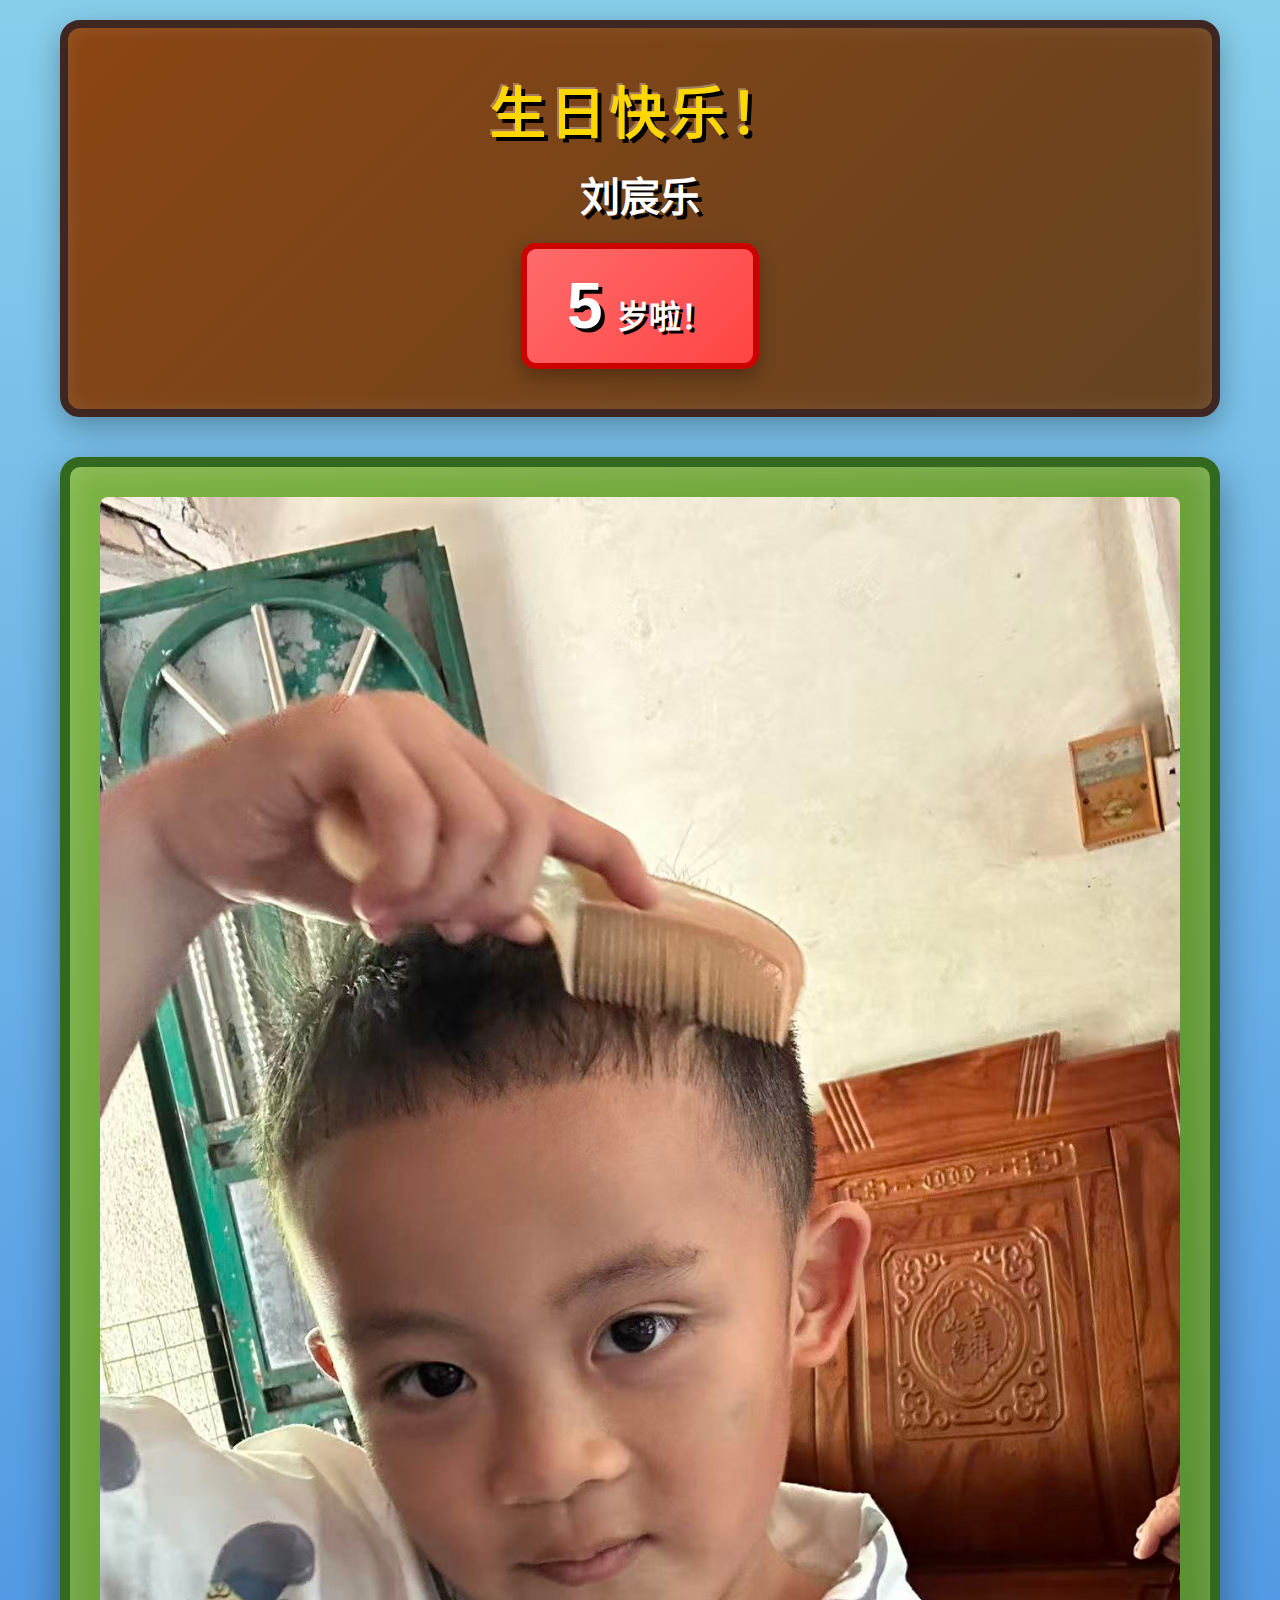
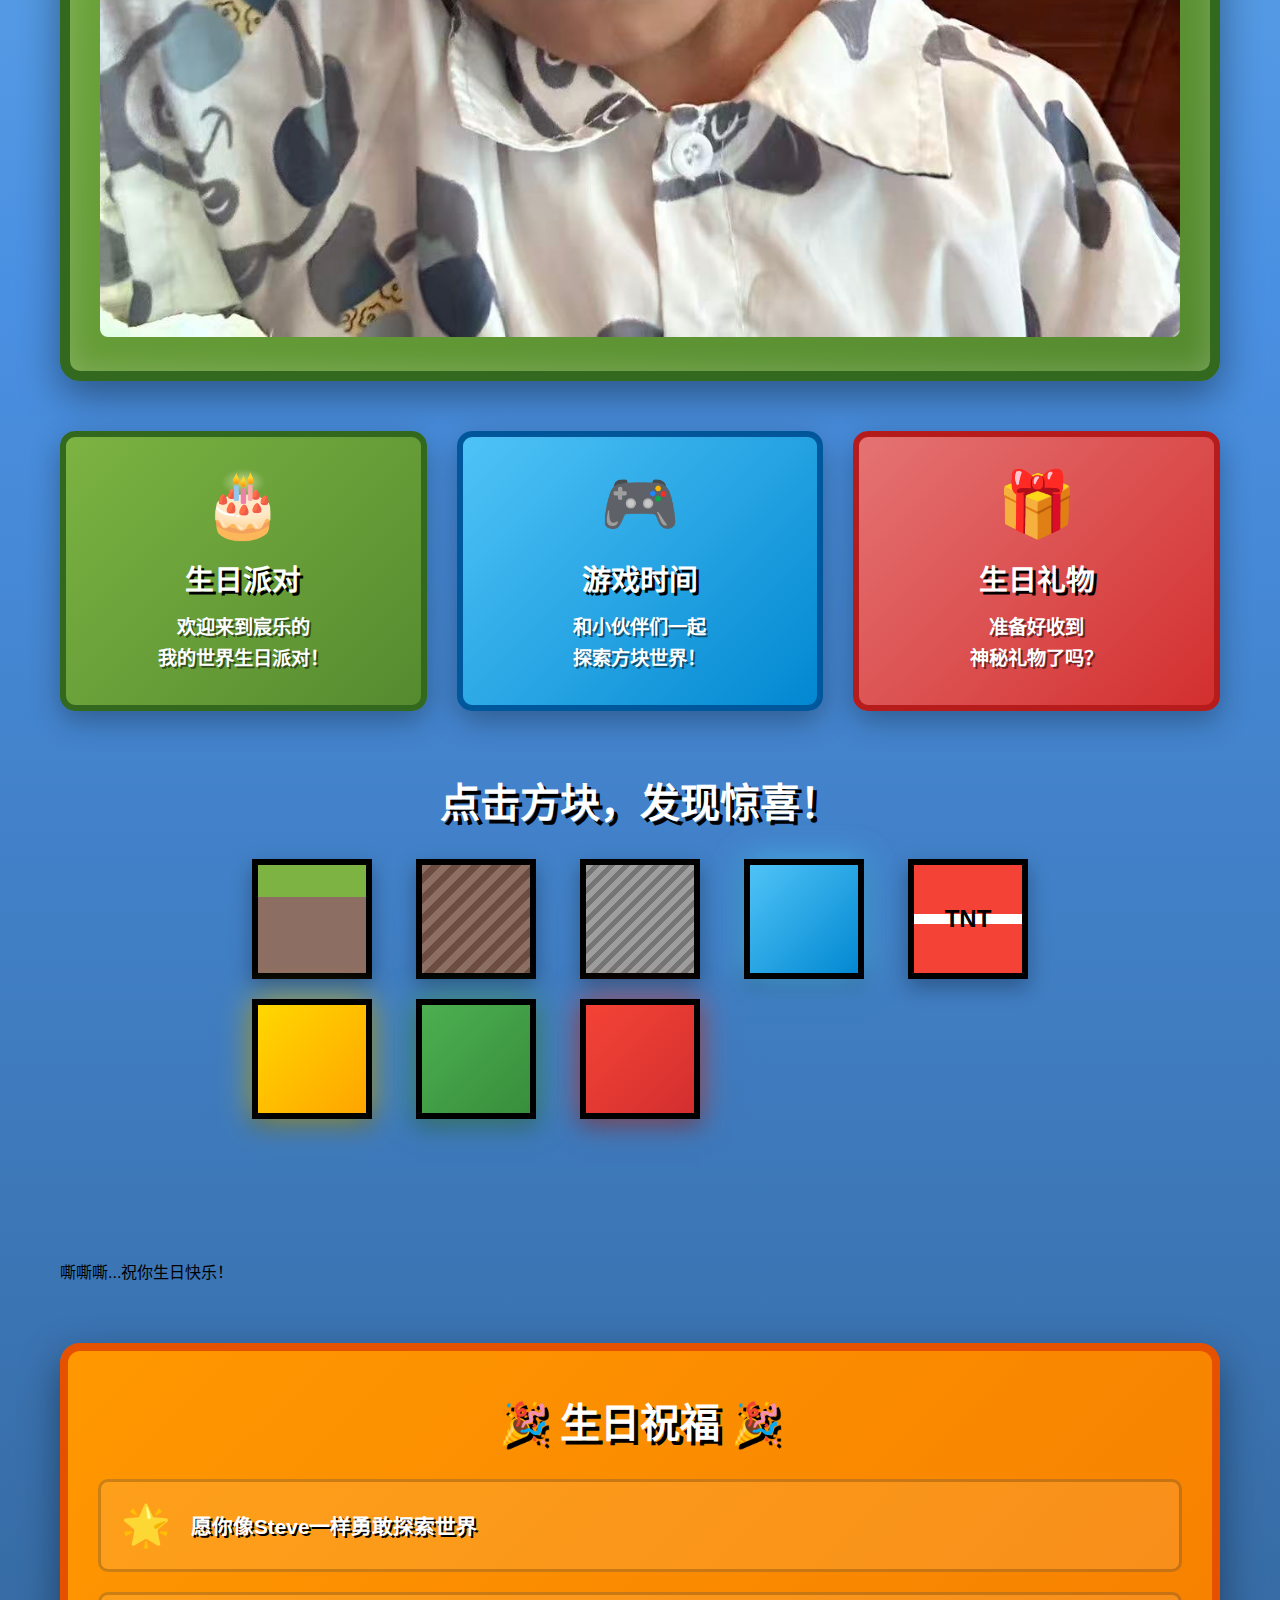
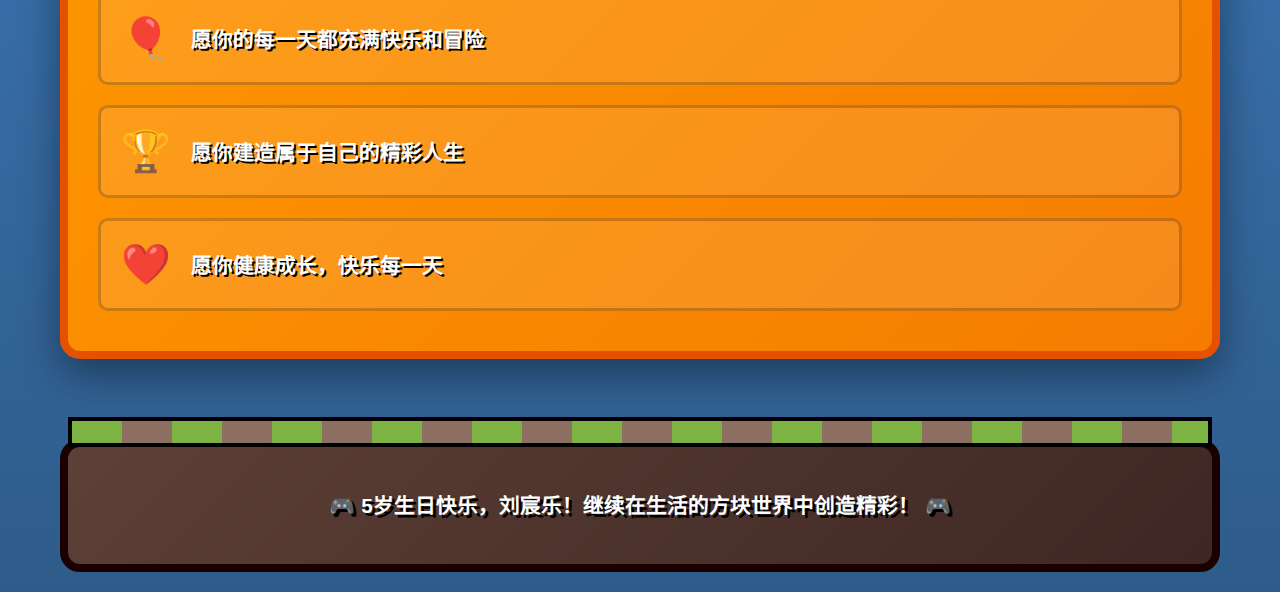
<file: index.html>
<!DOCTYPE html>
<html lang="zh-CN">
<head>
    <meta charset="UTF-8">
    <meta name="viewport" content="width=device-width, initial-scale=1.0">
    <title>刘宸乐5岁生日快乐 - 我的世界</title>
    <link rel="stylesheet" href="style.css">
</head>
<body>
    <!-- 背景方块动画 -->
    <div class="floating-blocks"></div>
    
    <!-- 主容器 -->
    <div class="container">
        <!-- 顶部横幅 -->
        <header class="banner">
            <div class="minecraft-title">
                <h1 class="pixel-text">生日快乐！</h1>
                <h2 class="birthday-name">刘宸乐</h2>
                <div class="age-badge">
                    <span class="age-number">5</span>
                    <span class="age-text">岁啦！</span>
                </div>
            </div>
        </header>

        <!-- 照片展示区 -->
        <section class="photo-section">
            <div class="photo-frame minecraft-block">
 <div class="photo-placeholder">
    <img src="chenle.jpg" alt="宸乐的5岁生日照片" style="width: 100%; height: 100%; object-fit: cover; border-radius: 8px;">
</div>
            </div>
        </section>

        <!-- 生日信息卡片 -->
        <section class="info-cards">
            <div class="card grass-block">
                <div class="card-icon">🎂</div>
                <h3>生日派对</h3>
                <p>欢迎来到宸乐的</p>
                <p>我的世界生日派对！</p>
            </div>
            
            <div class="card diamond-block">
                <div class="card-icon">🎮</div>
                <h3>游戏时间</h3>
                <p>和小伙伴们一起</p>
                <p>探索方块世界！</p>
            </div>
            
            <div class="card redstone-block">
                <div class="card-icon">🎁</div>
                <h3>生日礼物</h3>
                <p>准备好收到</p>
                <p>神秘礼物了吗？</p>
            </div>
        </section>

        <!-- 互动方块区 -->
        <section class="interactive-section">
            <h2 class="section-title">点击方块，发现惊喜！</h2>
            <div class="block-grid">
                <div class="minecraft-cube grass" data-message="🌱 种下快乐的种子！"></div>
                <div class="minecraft-cube dirt" data-message="⛏️ 挖掘冒险的宝藏！"></div>
                <div class="minecraft-cube stone" data-message="🪨 坚强勇敢的小勇士！"></div>
                <div class="minecraft-cube diamond" data-message="💎 闪耀如钻石的宸乐！"></div>
                <div class="minecraft-cube tnt" data-message="💥 爆炸般的快乐！"></div>
                <div class="minecraft-cube gold" data-message="✨ 金色的童年时光！"></div>
                <div class="minecraft-cube emerald" data-message="🍀 幸运的5岁！"></div>
                <div class="minecraft-cube redstone" data-message="⚡ 充满能量的一天！"></div>
            </div>
            <div class="message-display" id="messageDisplay"></div>
        </section>

        <!-- Creeper 装饰 -->
        <section class="creeper-section">
            <div class="creeper">
                <div class="creeper-face">
                    <div class="creeper-eyes">
                        <div class="eye"></div>
                        <div class="eye"></div>
                    </div>
                    <div class="creeper-mouth"></div>
                </div>
            </div>
            <p class="creeper-text">嘶嘶嘶...祝你生日快乐！</p>
        </section>

        <!-- 生日祝福区 -->
        <section class="wishes-section">
            <div class="wishes-container minecraft-panel">
                <h2>🎉 生日祝福 🎉</h2>
                <div class="wish-list">
                    <div class="wish-item">
                        <span class="wish-icon">🌟</span>
                        <p>愿你像Steve一样勇敢探索世界</p>
                    </div>
                    <div class="wish-item">
                        <span class="wish-icon">🎈</span>
                        <p>愿你的每一天都充满快乐和冒险</p>
                    </div>
                    <div class="wish-item">
                        <span class="wish-icon">🏆</span>
                        <p>愿你建造属于自己的精彩人生</p>
                    </div>
                    <div class="wish-item">
                        <span class="wish-icon">❤️</span>
                        <p>愿你健康成长，快乐每一天</p>
                    </div>
                </div>
            </div>
        </section>

        <!-- 底部 -->
        <footer class="footer">
            <div class="minecraft-ground"></div>
            <p class="footer-text">🎮 5岁生日快乐，刘宸乐！继续在生活的方块世界中创造精彩！ 🎮</p>
        </footer>
    </div>

    <script src="script.js"></script>
</body>
</html>
</file>
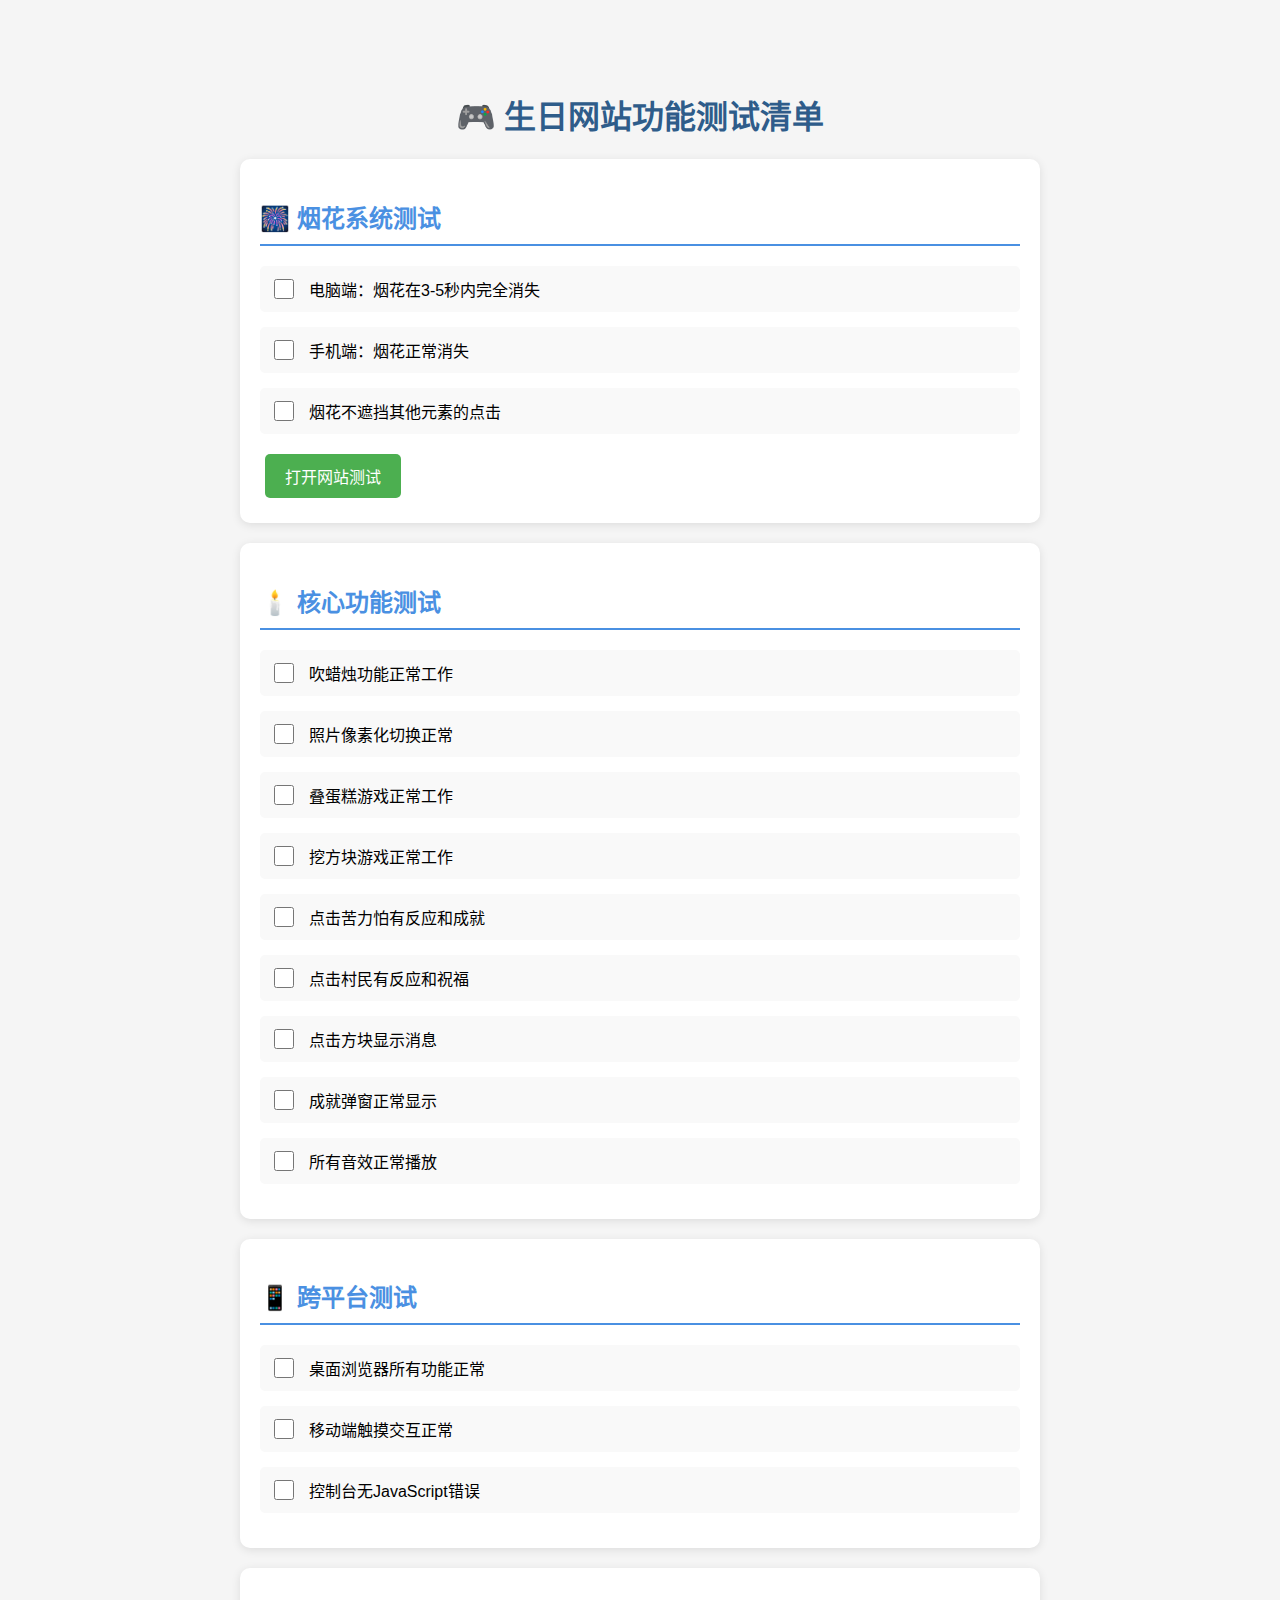
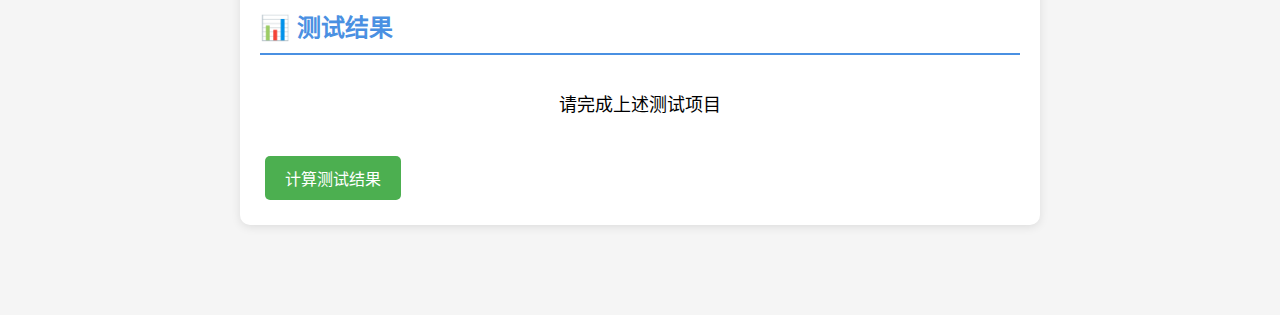
<file: test-functionality.html>
<!DOCTYPE html>
<html lang="zh-CN">
<head>
    <meta charset="UTF-8">
    <meta name="viewport" content="width=device-width, initial-scale=1.0">
    <title>功能测试页面</title>
    <style>
        body {
            font-family: Arial, sans-serif;
            max-width: 800px;
            margin: 50px auto;
            padding: 20px;
            background: #f5f5f5;
        }
        .test-section {
            background: white;
            padding: 20px;
            margin: 20px 0;
            border-radius: 10px;
            box-shadow: 0 2px 10px rgba(0,0,0,0.1);
        }
        h1 {
            color: #2E5C8A;
            text-align: center;
        }
        h2 {
            color: #4A90E2;
            border-bottom: 2px solid #4A90E2;
            padding-bottom: 10px;
        }
        .test-item {
            display: flex;
            align-items: center;
            margin: 15px 0;
            padding: 10px;
            background: #f9f9f9;
            border-radius: 5px;
        }
        .test-item input[type="checkbox"] {
            margin-right: 15px;
            width: 20px;
            height: 20px;
        }
        .test-item label {
            flex: 1;
            cursor: pointer;
        }
        .test-button {
            background: #4CAF50;
            color: white;
            padding: 10px 20px;
            border: none;
            border-radius: 5px;
            cursor: pointer;
            font-size: 16px;
            margin: 5px;
        }
        .test-button:hover {
            background: #45a049;
        }
        .status {
            text-align: center;
            font-size: 18px;
            padding: 15px;
            margin: 20px 0;
            border-radius: 5px;
        }
        .status.pass {
            background: #d4edda;
            color: #155724;
        }
        .status.fail {
            background: #f8d7da;
            color: #721c24;
        }
    </style>
</head>
<body>
    <h1>🎮 生日网站功能测试清单</h1>
    
    <div class="test-section">
        <h2>🎆 烟花系统测试</h2>
        <div class="test-item">
            <input type="checkbox" id="test-fireworks-desktop">
            <label for="test-fireworks-desktop">电脑端：烟花在3-5秒内完全消失</label>
        </div>
        <div class="test-item">
            <input type="checkbox" id="test-fireworks-mobile">
            <label for="test-fireworks-mobile">手机端：烟花正常消失</label>
        </div>
        <div class="test-item">
            <input type="checkbox" id="test-fireworks-no-block">
            <label for="test-fireworks-no-block">烟花不遮挡其他元素的点击</label>
        </div>
        <button class="test-button" onclick="window.open('index.html', '_blank')">打开网站测试</button>
    </div>

    <div class="test-section">
        <h2>🕯️ 核心功能测试</h2>
        <div class="test-item">
            <input type="checkbox" id="test-candle">
            <label for="test-candle">吹蜡烛功能正常工作</label>
        </div>
        <div class="test-item">
            <input type="checkbox" id="test-pixelate">
            <label for="test-pixelate">照片像素化切换正常</label>
        </div>
        <div class="test-item">
            <input type="checkbox" id="test-cake-building">
            <label for="test-cake-building">叠蛋糕游戏正常工作</label>
        </div>
        <div class="test-item">
            <input type="checkbox" id="test-mining">
            <label for="test-mining">挖方块游戏正常工作</label>
        </div>
        <div class="test-item">
            <input type="checkbox" id="test-creeper">
            <label for="test-creeper">点击苦力怕有反应和成就</label>
        </div>
        <div class="test-item">
            <input type="checkbox" id="test-villager">
            <label for="test-villager">点击村民有反应和祝福</label>
        </div>
        <div class="test-item">
            <input type="checkbox" id="test-blocks">
            <label for="test-blocks">点击方块显示消息</label>
        </div>
        <div class="test-item">
            <input type="checkbox" id="test-achievement">
            <label for="test-achievement">成就弹窗正常显示</label>
        </div>
        <div class="test-item">
            <input type="checkbox" id="test-sound">
            <label for="test-sound">所有音效正常播放</label>
        </div>
    </div>

    <div class="test-section">
        <h2>📱 跨平台测试</h2>
        <div class="test-item">
            <input type="checkbox" id="test-desktop">
            <label for="test-desktop">桌面浏览器所有功能正常</label>
        </div>
        <div class="test-item">
            <input type="checkbox" id="test-mobile-touch">
            <label for="test-mobile-touch">移动端触摸交互正常</label>
        </div>
        <div class="test-item">
            <input type="checkbox" id="test-no-errors">
            <label for="test-no-errors">控制台无JavaScript错误</label>
        </div>
    </div>

    <div class="test-section">
        <h2>📊 测试结果</h2>
        <div id="test-status" class="status">请完成上述测试项目</div>
        <button class="test-button" onclick="calculateResults()">计算测试结果</button>
    </div>

    <script>
        function calculateResults() {
            const checkboxes = document.querySelectorAll('input[type="checkbox"]');
            const total = checkboxes.length;
            let passed = 0;
            
            checkboxes.forEach(cb => {
                if (cb.checked) passed++;
            });
            
            const percentage = Math.round((passed / total) * 100);
            const statusDiv = document.getElementById('test-status');
            
            if (percentage === 100) {
                statusDiv.className = 'status pass';
                statusDiv.innerHTML = `✅ 完美！所有 ${total} 项测试全部通过！<br>网站功能完全正常！`;
            } else if (percentage >= 80) {
                statusDiv.className = 'status pass';
                statusDiv.innerHTML = `✅ 很好！通过 ${passed}/${total} 项测试 (${percentage}%)<br>网站基本功能正常`;
            } else {
                statusDiv.className = 'status fail';
                statusDiv.innerHTML = `⚠️ 需要改进：通过 ${passed}/${total} 项测试 (${percentage}%)<br>请检查失败的功能`;
            }
        }
        
        // 自动保存测试状态
        document.querySelectorAll('input[type="checkbox"]').forEach(cb => {
            cb.addEventListener('change', () => {
                localStorage.setItem(cb.id, cb.checked);
            });
            
            // 恢复之前的测试状态
            const saved = localStorage.getItem(cb.id);
            if (saved === 'true') {
                cb.checked = true;
            }
        });
    </script>
</body>
</html>
</file>
<file: style.css>
* {
    margin: 0;
    padding: 0;
    box-sizing: border-box;
}

:root {
    --grass-green: #7CB342;
    --sky-blue: #87CEEB;
    --diamond-blue: #4FC3F7;
    --gold-yellow: #FFD700;
    --redstone-red: #E57373;
    --portal-purple: #8B00FF;
}

body {
    font-family: 'Arial', sans-serif;
    background: linear-gradient(180deg, #87CEEB 0%, #4A90E2 50%, #2E5C8A 100%);
    min-height: 100vh;
    overflow-x: hidden;
    position: relative;
    touch-action: manipulation;
}

.loading-screen {
    position: fixed;
    top: 0;
    left: 0;
    width: 100%;
    height: 100%;
    background: linear-gradient(180deg, #2E5C8A 0%, #1a3a5a 100%);
    display: flex;
    align-items: center;
    justify-content: center;
    z-index: 99999;
    transition: opacity 0.5s ease, visibility 0.5s ease;
}

.loading-screen.hidden {
    opacity: 0;
    visibility: hidden;
}

.loading-content {
    text-align: center;
}

.minecraft-loader {
    display: flex;
    gap: 10px;
    justify-content: center;
    margin-bottom: 30px;
}

.loader-block {
    width: 20px;
    height: 20px;
    background: linear-gradient(135deg, #7CB342 0%, #558B2F 100%);
    border: 3px solid #33691E;
    animation: loaderBounce 1s infinite ease-in-out;
}

.loader-block:nth-child(1) {
    animation-delay: 0s;
}

.loader-block:nth-child(2) {
    animation-delay: 0.15s;
}

.loader-block:nth-child(3) {
    animation-delay: 0.3s;
}

.loader-block:nth-child(4) {
    animation-delay: 0.45s;
}

@keyframes loaderBounce {
    0%, 100% {
        transform: translateY(0);
    }
    50% {
        transform: translateY(-20px);
    }
}

.loading-text {
    font-size: 2em;
    color: #FFD700;
    font-weight: bold;
    text-shadow: 3px 3px 0px #000;
    margin-bottom: 10px;
    animation: loadingPulse 1.5s infinite;
}

@keyframes loadingPulse {
    0%, 100% {
        opacity: 1;
    }
    50% {
        opacity: 0.5;
    }
}

.loading-subtitle {
    font-size: 1.2em;
    color: #FFF;
    text-shadow: 2px 2px 0px #000;
}

.welcome-tip {
    position: fixed;
    top: 50%;
    left: 50%;
    transform: translate(-50%, -50%);
    z-index: 9000;
    background: rgba(0,0,0,0.8);
    border: 4px solid #FFD700;
    border-radius: 15px;
    padding: 30px 40px;
    opacity: 0;
    visibility: hidden;
    transition: opacity 0.5s ease, visibility 0.5s ease;
}

.welcome-tip.show {
    opacity: 1;
    visibility: visible;
    animation: tipBounce 0.5s ease-out;
}

@keyframes tipBounce {
    0% {
        transform: translate(-50%, -50%) scale(0.5);
    }
    70% {
        transform: translate(-50%, -50%) scale(1.1);
    }
    100% {
        transform: translate(-50%, -50%) scale(1);
    }
}

.tip-content {
    text-align: center;
}

.tip-emoji {
    display: block;
    font-size: 4em;
    margin-bottom: 15px;
    animation: tipPoint 1s infinite;
}

@keyframes tipPoint {
    0%, 100% {
        transform: translateY(0);
    }
    50% {
        transform: translateY(-10px);
    }
}

.tip-text {
    font-size: 1.5em;
    color: #FFD700;
    font-weight: bold;
    text-shadow: 2px 2px 0px #000;
}

.hidden-creeper {
    position: fixed;
    width: 60px;
    height: 80px;
    background: linear-gradient(135deg, #4CAF50 0%, #2E7D32 100%);
    border: 4px solid #1B5E20;
    border-radius: 8px;
    cursor: pointer;
    transition: transform 0.3s ease;
    z-index: 50;
    display: flex;
    align-items: center;
    justify-content: center;
    box-shadow: 0 4px 15px rgba(0,0,0,0.3);
}

.hidden-creeper:hover {
    transform: scale(1.15);
}

.hidden-creeper:active {
    transform: scale(0.95);
}

.creeper-face-mini {
    width: 70%;
    height: 70%;
}

.creeper-eyes-mini {
    display: flex;
    justify-content: space-around;
    margin-bottom: 8px;
}

.eye-mini {
    width: 12px;
    height: 16px;
    background: #000;
}

.creeper-mouth-mini {
    width: 25px;
    height: 30px;
    background: #000;
    margin: 0 auto;
    clip-path: polygon(30% 0%, 70% 0%, 70% 40%, 100% 40%, 100% 60%, 70% 60%, 70% 100%, 30% 100%, 30% 60%, 0% 60%, 0% 40%, 30% 40%);
}

.photo-modal {
    position: fixed;
    top: 0;
    left: 0;
    width: 100%;
    height: 100%;
    background: rgba(0,0,0,0.95);
    display: flex;
    align-items: center;
    justify-content: center;
    z-index: 10001;
    opacity: 0;
    visibility: hidden;
    transition: opacity 0.3s ease, visibility 0.3s ease;
}

.photo-modal.show {
    opacity: 1;
    visibility: visible;
}

.modal-photo {
    max-width: 90%;
    max-height: 90%;
    border: 8px solid #FFD700;
    border-radius: 10px;
    box-shadow: 0 20px 60px rgba(0,0,0,0.8);
    transform: scale(0.8);
    transition: transform 0.3s ease;
}

.photo-modal.show .modal-photo {
    transform: scale(1);
}

.modal-close {
    position: absolute;
    top: 20px;
    right: 20px;
    width: 60px;
    height: 60px;
    background: #F44336;
    color: #FFF;
    font-size: 2em;
    font-weight: bold;
    border: 4px solid #B71C1C;
    border-radius: 50%;
    cursor: pointer;
    display: flex;
    align-items: center;
    justify-content: center;
    transition: transform 0.2s ease;
    box-shadow: 0 4px 15px rgba(0,0,0,0.5);
}

.modal-close:hover {
    transform: scale(1.1);
}

.modal-close:active {
    transform: scale(0.95);
}

.sound-toggle {
    position: fixed;
    top: 20px;
    right: 20px;
    z-index: 10000;
    width: 60px;
    height: 60px;
    border-radius: 50%;
    background: linear-gradient(135deg, #FFD700 0%, #FFA500 100%);
    border: 4px solid #FF8C00;
    cursor: pointer;
    display: flex;
    align-items: center;
    justify-content: center;
    font-size: 2em;
    box-shadow: 0 4px 15px rgba(0,0,0,0.3);
    transition: transform 0.2s ease;
}

.sound-toggle:hover {
    transform: scale(1.1);
}

.sound-toggle:active {
    transform: scale(0.95);
}

.sound-toggle.muted .sound-icon::after {
    content: '🔇';
    position: absolute;
}

.sound-toggle.muted .sound-icon {
    opacity: 0;
}

.achievement-container {
    position: fixed;
    top: 100px;
    right: 20px;
    z-index: 9999;
    width: 320px;
    max-width: calc(100vw - 40px);
}

.achievement {
    background: linear-gradient(135deg, #654321 0%, #8B4513 100%);
    border: 4px solid #3E2723;
    border-radius: 10px;
    padding: 15px;
    margin-bottom: 10px;
    display: flex;
    align-items: center;
    gap: 15px;
    box-shadow: 0 8px 20px rgba(0,0,0,0.5);
    animation: achievementSlide 0.5s ease-out, achievementFade 0.5s ease-out 4.5s forwards;
}

@keyframes achievementSlide {
    from {
        transform: translateX(400px);
        opacity: 0;
    }
    to {
        transform: translateX(0);
        opacity: 1;
    }
}

@keyframes achievementFade {
    to {
        opacity: 0;
        transform: translateX(400px);
    }
}

.achievement-icon {
    font-size: 2.5em;
    flex-shrink: 0;
}

.achievement-content {
    flex: 1;
}

.achievement-title {
    color: #FFD700;
    font-weight: bold;
    font-size: 1.1em;
    text-shadow: 2px 2px 0px #000;
    margin-bottom: 5px;
}

.achievement-desc {
    color: #FFF;
    font-size: 0.9em;
    text-shadow: 1px 1px 0px #000;
}

.toast-container {
    position: fixed;
    bottom: 30px;
    left: 50%;
    transform: translateX(-50%);
    z-index: 10000;
    display: flex;
    flex-direction: column;
    gap: 10px;
    pointer-events: none;
}

.toast {
    background: linear-gradient(135deg, #4CAF50 0%, #2E7D32 100%);
    border: 4px solid #1B5E20;
    border-radius: 15px;
    padding: 20px 30px;
    color: #FFF;
    font-size: 1.2em;
    font-weight: bold;
    text-shadow: 2px 2px 0px #000;
    box-shadow: 0 8px 20px rgba(0,0,0,0.5);
    animation: toastSlideUp 0.3s ease-out, toastFadeOut 0.3s ease-out 2.7s forwards;
    text-align: center;
    min-width: 250px;
    max-width: calc(100vw - 40px);
}

.toast.success {
    background: linear-gradient(135deg, #4CAF50 0%, #2E7D32 100%);
    border-color: #1B5E20;
}

.toast.info {
    background: linear-gradient(135deg, #2196F3 0%, #1565C0 100%);
    border-color: #0D47A1;
}

.toast.warning {
    background: linear-gradient(135deg, #FF9800 0%, #F57C00 100%);
    border-color: #E65100;
}

@keyframes toastSlideUp {
    from {
        transform: translateY(100px);
        opacity: 0;
    }
    to {
        transform: translateY(0);
        opacity: 1;
    }
}

@keyframes toastFadeOut {
    to {
        opacity: 0;
        transform: translateY(-20px);
    }
}

.fireworks-canvas {
    position: fixed;
    top: 0;
    left: 0;
    width: 100%;
    height: 100%;
    pointer-events: none;
    z-index: 9998;
}

.floating-blocks-3d {
    position: fixed;
    top: 0;
    left: 0;
    width: 100%;
    height: 100%;
    pointer-events: none;
    z-index: 0;
    overflow: hidden;
    perspective: 1000px;
}

.floating-block-3d {
    position: absolute;
    width: 50px;
    height: 50px;
    background: linear-gradient(135deg, rgba(124, 179, 66, 0.3) 0%, rgba(85, 139, 47, 0.3) 100%);
    border: 2px solid rgba(0, 0, 0, 0.2);
    animation: float3d 20s infinite ease-in-out;
    transform-style: preserve-3d;
}

@keyframes float3d {
    0%, 100% {
        transform: translateY(100vh) rotateX(0deg) rotateY(0deg) rotateZ(0deg);
        opacity: 0;
    }
    10% {
        opacity: 0.8;
    }
    90% {
        opacity: 0.8;
    }
    100% {
        transform: translateY(-100px) rotateX(360deg) rotateY(360deg) rotateZ(360deg);
        opacity: 0;
    }
}

.container {
    position: relative;
    z-index: 1;
    max-width: 1200px;
    margin: 0 auto;
    padding: 20px;
}

.pixel-text {
    font-family: 'Courier New', monospace;
    font-weight: bold;
    text-shadow: 4px 4px 0px #000, -2px -2px 0px rgba(255,255,255,0.3);
    letter-spacing: 4px;
}

.banner {
    text-align: center;
    padding: 40px 20px;
    background: linear-gradient(135deg, #8B4513 0%, #654321 100%);
    border: 8px solid #3E2723;
    border-radius: 20px;
    margin-bottom: 30px;
    box-shadow: 0 10px 30px rgba(0,0,0,0.3), inset 0 0 20px rgba(255,255,255,0.1);
    animation: slideDown 1s ease-out;
    cursor: pointer;
}

@keyframes slideDown {
    from {
        opacity: 0;
        transform: translateY(-50px);
    }
    to {
        opacity: 1;
        transform: translateY(0);
    }
}

.minecraft-title h1 {
    font-size: 3.5em;
    color: #FFD700;
    margin-bottom: 15px;
    animation: glow 2s ease-in-out infinite;
}

@keyframes glow {
    0%, 100% {
        text-shadow: 4px 4px 0px #000, 0 0 20px #FFD700, 0 0 30px #FFA500;
    }
    50% {
        text-shadow: 4px 4px 0px #000, 0 0 30px #FFD700, 0 0 50px #FFA500;
    }
}

.birthday-name {
    font-size: 2.5em;
    color: #FFF;
    font-weight: bold;
    text-shadow: 4px 4px 0px #000;
    margin-bottom: 20px;
    animation: bounce 2s infinite;
}

@keyframes bounce {
    0%, 20%, 50%, 80%, 100% {
        transform: translateY(0);
    }
    40% {
        transform: translateY(-10px);
    }
    60% {
        transform: translateY(-5px);
    }
}

.age-badge {
    display: inline-block;
    background: linear-gradient(135deg, #FF6B6B 0%, #FF4444 100%);
    padding: 20px 40px;
    border-radius: 15px;
    border: 6px solid #CC0000;
    box-shadow: 0 8px 20px rgba(0,0,0,0.3);
    animation: pulse 1.5s infinite;
}

@keyframes pulse {
    0%, 100% {
        transform: scale(1);
    }
    50% {
        transform: scale(1.05);
    }
}

.age-number {
    font-size: 4em;
    font-weight: bold;
    color: #FFF;
    text-shadow: 4px 4px 0px #000;
    display: inline-block;
}

.age-text {
    font-size: 2em;
    color: #FFF;
    font-weight: bold;
    text-shadow: 3px 3px 0px #000;
    margin-left: 10px;
}

.photo-section {
    text-align: center;
    margin: 40px 0;
    animation: fadeIn 1.5s ease-in;
}

@keyframes fadeIn {
    from { opacity: 0; }
    to { opacity: 1; }
}

.photo-frame {
    display: inline-block;
    padding: 30px;
    background: linear-gradient(135deg, #7CB342 0%, #558B2F 100%);
    border: 10px solid #33691E;
    border-radius: 20px;
    box-shadow: 0 15px 40px rgba(0,0,0,0.4), inset 0 0 30px rgba(255,255,255,0.2);
    position: relative;
}

.portal-container {
    position: relative;
    width: 400px;
    height: 400px;
    max-width: 90vw;
    max-height: 90vw;
}

.portal-canvas {
    position: absolute;
    top: 0;
    left: 0;
    width: 100%;
    height: 100%;
    border-radius: 15px;
}

.photo-wrapper {
    position: relative;
    width: 100%;
    height: 100%;
    border-radius: 15px;
    overflow: hidden;
}

.main-photo {
    width: 100%;
    height: 100%;
    object-fit: cover;
    border-radius: 15px;
    transition: filter 0.3s ease;
}

.main-photo.pixelated {
    image-rendering: pixelated;
    image-rendering: -moz-crisp-edges;
    image-rendering: crisp-edges;
    filter: contrast(1.2);
}

.pixelate-btn {
    position: absolute;
    bottom: 10px;
    left: 50%;
    transform: translateX(-50%);
    padding: 10px 20px;
    background: linear-gradient(135deg, #4FC3F7 0%, #0288D1 100%);
    border: 3px solid #01579B;
    border-radius: 8px;
    color: #FFF;
    font-weight: bold;
    font-size: 0.9em;
    cursor: pointer;
    text-shadow: 2px 2px 0px #000;
    box-shadow: 0 4px 10px rgba(0,0,0,0.3);
    min-width: 44px;
    min-height: 44px;
}

.pixelate-btn:active {
    transform: translateX(-50%) scale(0.95);
}

.photo-nav {
    position: absolute;
    top: 50%;
    transform: translateY(-50%);
    width: 50px;
    height: 50px;
    background: rgba(0,0,0,0.5);
    border: 3px solid #FFF;
    border-radius: 50%;
    color: #FFF;
    font-size: 1.5em;
    cursor: pointer;
    display: flex;
    align-items: center;
    justify-content: center;
    transition: all 0.3s ease;
    z-index: 10;
}

.photo-prev {
    left: -25px;
}

.photo-next {
    right: -25px;
}

.photo-nav:hover {
    background: rgba(0,0,0,0.8);
    transform: translateY(-50%) scale(1.1);
}

.blessing-generator {
    text-align: center;
    margin: 40px 0;
    padding: 30px 20px;
}

.blessing-box {
    background: linear-gradient(135deg, #9C27B0 0%, #7B1FA2 100%);
    border: 6px solid #6A1B9A;
    border-radius: 15px;
    padding: 30px;
    max-width: 600px;
    margin: 0 auto;
    box-shadow: 0 10px 30px rgba(0,0,0,0.4);
}

.blessing-text {
    font-size: 1.8em;
    color: #FFF;
    font-weight: bold;
    text-shadow: 3px 3px 0px #000;
    margin-bottom: 20px;
    min-height: 60px;
    display: flex;
    align-items: center;
    justify-content: center;
    animation: textGlow 2s ease-in-out infinite;
}

@keyframes textGlow {
    0%, 100% {
        text-shadow: 3px 3px 0px #000, 0 0 10px #FFF;
    }
    50% {
        text-shadow: 3px 3px 0px #000, 0 0 20px #FFF, 0 0 30px #FFD700;
    }
}

.minecraft-btn {
    padding: 15px 30px;
    background: linear-gradient(135deg, #7CB342 0%, #558B2F 100%);
    border: 4px solid #33691E;
    border-radius: 10px;
    color: #FFF;
    font-size: 1.1em;
    font-weight: bold;
    cursor: pointer;
    text-shadow: 2px 2px 0px #000;
    box-shadow: 0 6px 15px rgba(0,0,0,0.3);
    transition: all 0.2s ease;
    min-width: 44px;
    min-height: 44px;
}

.minecraft-btn:hover {
    transform: translateY(-3px);
    box-shadow: 0 8px 20px rgba(0,0,0,0.4);
}

.minecraft-btn:active {
    transform: translateY(0);
    box-shadow: 0 2px 8px rgba(0,0,0,0.3);
}

/* 按钮点击闪烁动画 */
.btn-flash {
    animation: btnFlash 0.3s ease-out;
}

@keyframes btnFlash {
    0%, 100% {
        background: linear-gradient(135deg, #7CB342 0%, #558B2F 100%);
    }
    50% {
        background: linear-gradient(135deg, #FFD700 0%, #FFA500 100%);
        transform: scale(1.05);
    }
}

.pixel-cake-section {
    text-align: center;
    margin: 50px 0;
    padding: 40px 20px;
    background: linear-gradient(135deg, #FF6B6B 0%, #FF4444 100%);
    border: 8px solid #CC0000;
    border-radius: 20px;
    box-shadow: 0 15px 40px rgba(0,0,0,0.4);
}

.pixel-cake-container {
    max-width: 500px;
    margin: 0 auto;
}

.pixel-cake {
    position: relative;
    display: inline-block;
    margin-bottom: 30px;
}

.cake-tier {
    border: 4px solid #000;
    margin: 0 auto 4px;
    position: relative;
    animation: cakeTierBuild 0.5s ease-out backwards;
}

.tier-1 {
    width: 180px;
    height: 50px;
    background: linear-gradient(135deg, #8D6E63 0%, #6D4C41 100%);
    animation-delay: 0s;
}

.tier-2 {
    width: 150px;
    height: 45px;
    background: linear-gradient(135deg, #FFD700 0%, #FFA500 100%);
    animation-delay: 0.2s;
}

.tier-3 {
    width: 120px;
    height: 40px;
    background: linear-gradient(135deg, #FF6B6B 0%, #FF4444 100%);
    animation-delay: 0.4s;
}

@keyframes cakeTierBuild {
    from {
        transform: translateY(-50px) scale(0);
        opacity: 0;
    }
    to {
        transform: translateY(0) scale(1);
        opacity: 1;
    }
}

.cake-candle {
    position: absolute;
    top: -40px;
    left: 50%;
    transform: translateX(-50%);
    animation: candleAppear 0.5s ease-out 0.6s backwards;
}

@keyframes candleAppear {
    from {
        transform: translateX(-50%) scale(0);
        opacity: 0;
    }
    to {
        transform: translateX(-50%) scale(1);
        opacity: 1;
    }
}

.candle-stick {
    width: 12px;
    height: 30px;
    background: linear-gradient(135deg, #FFF 0%, #E0E0E0 100%);
    border: 2px solid #000;
    margin: 0 auto;
}

.candle-flame {
    width: 20px;
    height: 25px;
    background: linear-gradient(to top, #FFA500 0%, #FFD700 50%, #FF6B6B 100%);
    border-radius: 50% 50% 50% 50% / 60% 60% 40% 40%;
    margin: -5px auto 0;
    animation: flameFlicker 0.3s infinite alternate;
    box-shadow: 0 0 20px rgba(255, 165, 0, 0.8);
}

@keyframes flameFlicker {
    0% {
        transform: scale(1) translateY(0);
    }
    100% {
        transform: scale(1.1) translateY(-2px);
    }
}

.candle-flame.blown {
    animation: flameBlow 0.5s ease-out forwards;
}

@keyframes flameBlow {
    0% {
        transform: scale(1);
        opacity: 1;
    }
    50% {
        transform: scale(1.5) translateX(30px);
        opacity: 0.5;
    }
    100% {
        transform: scale(0) translateX(50px);
        opacity: 0;
    }
}

.blow-candle-btn {
    animation: blowBtnPulse 2s infinite;
}

@keyframes blowBtnPulse {
    0%, 100% {
        box-shadow: 0 6px 15px rgba(0,0,0,0.3);
    }
    50% {
        box-shadow: 0 6px 25px rgba(255, 215, 0, 0.6);
    }
}

.candle-hint {
    font-size: 1.2em;
    color: #FFF;
    font-weight: bold;
    text-shadow: 2px 2px 0px #000;
    margin-top: 15px;
    animation: hintBounce 1.5s infinite;
}

@keyframes hintBounce {
    0%, 100% {
        transform: translateY(0);
    }
    50% {
        transform: translateY(-5px);
    }
}

.candle-hint.hidden {
    display: none;
}

.mining-game {
    margin: 50px 0;
    padding: 30px 20px;
    background: linear-gradient(135deg, #8D6E63 0%, #6D4C41 100%);
    border: 8px solid #5D4037;
    border-radius: 20px;
    box-shadow: 0 15px 40px rgba(0,0,0,0.4);
}

.section-title {
    font-size: 2.5em;
    color: #FFF;
    text-shadow: 4px 4px 0px #000;
    margin-bottom: 30px;
    text-align: center;
    animation: rainbow 3s linear infinite;
}

@keyframes rainbow {
    0% { color: #FF6B6B; }
    16% { color: #FFD93D; }
    33% { color: #6BCB77; }
    50% { color: #4D96FF; }
    66% { color: #9B59B6; }
    83% { color: #FF69B4; }
    100% { color: #FF6B6B; }
}

.game-info {
    display: flex;
    justify-content: space-between;
    align-items: center;
    flex-wrap: wrap;
    gap: 15px;
    margin-bottom: 20px;
}

.score-display {
    font-size: 1.5em;
    color: #FFD700;
    font-weight: bold;
    text-shadow: 3px 3px 0px #000;
}

.mining-area {
    position: relative;
    min-height: 300px;
    background: rgba(0,0,0,0.2);
    border: 4px solid #000;
    border-radius: 10px;
    padding: 10px;
}

.mining-block {
    position: absolute;
    width: 60px;
    height: 60px;
    border: 3px solid #000;
    cursor: pointer;
    transition: transform 0.1s ease;
    animation: miningAppear 0.3s ease-out;
    display: flex;
    align-items: center;
    justify-content: center;
    font-size: 2.5em;
    border-radius: 5px;
}

@keyframes miningAppear {
    from {
        transform: scale(0) rotate(0deg);
        opacity: 0;
    }
    to {
        transform: scale(1) rotate(0deg);
        opacity: 1;
    }
}

.mining-block:active {
    transform: scale(0.9);
}

.mining-block.breaking {
    animation: blockBreak 0.3s ease-out forwards;
}

@keyframes blockBreak {
    0% {
        transform: scale(1) rotate(0deg);
        opacity: 1;
    }
    50% {
        transform: scale(1.2) rotate(10deg);
        opacity: 0.5;
    }
    100% {
        transform: scale(0) rotate(45deg);
        opacity: 0;
    }
}

.blessing-drop {
    position: absolute;
    font-size: 1.2em;
    font-weight: bold;
    color: #FFD700;
    text-shadow: 2px 2px 0px #000;
    pointer-events: none;
    animation: blessingFloat 2s ease-out forwards;
    z-index: 10;
}

@keyframes blessingFloat {
    0% {
        transform: translateY(0) scale(0);
        opacity: 1;
    }
    50% {
        transform: translateY(-50px) scale(1);
        opacity: 1;
    }
    100% {
        transform: translateY(-100px) scale(0.5);
        opacity: 0;
    }
}

.cake-building {
    margin: 50px 0;
    padding: 30px 20px;
    background: linear-gradient(135deg, #F06292 0%, #EC407A 100%);
    border: 8px solid #D81B60;
    border-radius: 20px;
    box-shadow: 0 15px 40px rgba(0,0,0,0.4);
}

.cake-container {
    max-width: 600px;
    margin: 0 auto;
    text-align: center;
}

.cake-display {
    min-height: 250px;
    background: rgba(255,255,255,0.1);
    border: 4px solid rgba(0,0,0,0.2);
    border-radius: 15px;
    padding: 20px;
    margin-bottom: 20px;
    display: flex;
    flex-direction: column-reverse;
    align-items: center;
    justify-content: flex-end;
}

.cake-layer {
    width: 150px;
    height: 40px;
    margin: 2px 0;
    border: 3px solid #000;
    border-radius: 5px;
    display: flex;
    align-items: center;
    justify-content: center;
    font-size: 2em;
    animation: cakeLayerAdd 0.3s ease-out;
}

@keyframes cakeLayerAdd {
    from {
        transform: translateY(-50px) scale(0);
        opacity: 0;
    }
    to {
        transform: translateY(0) scale(1);
        opacity: 1;
    }
}

.cake-blocks {
    display: flex;
    justify-content: center;
    gap: 15px;
    flex-wrap: wrap;
    margin-bottom: 20px;
}

.cake-block-btn {
    width: 60px;
    height: 60px;
    font-size: 2.5em;
    border: 4px solid #000;
    border-radius: 10px;
    background: rgba(255,255,255,0.2);
    cursor: pointer;
    transition: transform 0.2s ease;
    min-width: 44px;
    min-height: 44px;
}

.cake-block-btn:hover {
    transform: scale(1.1);
}

.cake-block-btn:active {
    transform: scale(0.95);
}

.villager-npc {
    position: fixed;
    bottom: 30px;
    left: 30px;
    z-index: 100;
    cursor: pointer;
    transition: transform 0.3s ease;
}

.villager-npc:hover {
    transform: scale(1.1);
}

.villager-avatar {
    width: 80px;
    height: 100px;
}

.villager-head {
    width: 100%;
    height: 80%;
    background: linear-gradient(135deg, #A0826D 0%, #8B6F47 100%);
    border: 4px solid #6D4C41;
    border-radius: 10px;
    position: relative;
}

.villager-face {
    width: 100%;
    height: 100%;
    display: flex;
    flex-direction: column;
    align-items: center;
    justify-content: center;
    padding: 10px;
}

.villager-eyes {
    display: flex;
    gap: 20px;
    margin-bottom: 5px;
}

.villager-eye {
    width: 8px;
    height: 12px;
    background: #000;
}

.villager-nose {
    width: 10px;
    height: 20px;
    background: #8B6F47;
    border: 2px solid #6D4C41;
    margin-top: 5px;
}

.villager-bubble {
    position: absolute;
    bottom: 110px;
    left: 50%;
    transform: translateX(-50%) scale(0);
    background: rgba(255,255,255,0.95);
    border: 4px solid #000;
    border-radius: 15px;
    padding: 15px 20px;
    min-width: 200px;
    max-width: 300px;
    font-weight: bold;
    color: #000;
    text-align: center;
    box-shadow: 0 8px 20px rgba(0,0,0,0.3);
    transition: transform 0.3s ease, opacity 0.3s ease;
    opacity: 0;
}

.villager-bubble.show {
    transform: translateX(-50%) scale(1);
    opacity: 1;
}

.villager-bubble::after {
    content: '';
    position: absolute;
    bottom: -20px;
    left: 50%;
    transform: translateX(-50%);
    width: 0;
    height: 0;
    border-left: 15px solid transparent;
    border-right: 15px solid transparent;
    border-top: 20px solid #000;
}

.interactive-section {
    margin: 60px 0;
    text-align: center;
}

.block-grid {
    display: grid;
    grid-template-columns: repeat(auto-fit, minmax(120px, 1fr));
    gap: 20px;
    max-width: 800px;
    margin: 0 auto 30px;
}

.minecraft-cube {
    width: 120px;
    height: 120px;
    border: 6px solid #000;
    cursor: pointer;
    transition: transform 0.2s ease, box-shadow 0.2s ease;
    position: relative;
    box-shadow: 0 8px 20px rgba(0,0,0,0.3);
    margin: 0 auto;
}

.minecraft-cube:hover {
    transform: scale(1.1) rotate(5deg);
    box-shadow: 0 15px 40px rgba(0,0,0,0.5);
}

.minecraft-cube:active {
    transform: scale(0.95);
}

.grass {
    background: linear-gradient(to bottom, #7CB342 0%, #7CB342 30%, #8D6E63 30%, #8D6E63 100%);
}

.dirt {
    background: linear-gradient(135deg, #8D6E63 25%, #6D4C41 25%, #6D4C41 50%, #8D6E63 50%, #8D6E63 75%, #6D4C41 75%);
    background-size: 20px 20px;
}

.stone {
    background: linear-gradient(135deg, #9E9E9E 25%, #757575 25%, #757575 50%, #9E9E9E 50%, #9E9E9E 75%, #757575 75%);
    background-size: 15px 15px;
}

.diamond {
    background: linear-gradient(135deg, #4FC3F7 0%, #0288D1 100%);
    box-shadow: 0 0 30px rgba(79, 195, 247, 0.8), 0 8px 20px rgba(0,0,0,0.3);
}

.tnt {
    background: linear-gradient(to bottom, #F44336 0%, #F44336 45%, #FFF 45%, #FFF 55%, #F44336 55%, #F44336 100%);
}

.tnt::before {
    content: 'TNT';
    position: absolute;
    top: 50%;
    left: 50%;
    transform: translate(-50%, -50%);
    font-size: 1.5em;
    font-weight: bold;
    color: #000;
}

.gold {
    background: linear-gradient(135deg, #FFD700 0%, #FFA500 100%);
    box-shadow: 0 0 30px rgba(255, 215, 0, 0.6), 0 8px 20px rgba(0,0,0,0.3);
}

.emerald {
    background: linear-gradient(135deg, #4CAF50 0%, #388E3C 100%);
    box-shadow: 0 0 30px rgba(76, 175, 80, 0.6), 0 8px 20px rgba(0,0,0,0.3);
}

.redstone {
    background: linear-gradient(135deg, #F44336 0%, #D32F2F 100%);
    box-shadow: 0 0 30px rgba(244, 67, 54, 0.6), 0 8px 20px rgba(0,0,0,0.3);
}

.message-display {
    font-size: 1.8em;
    color: #FFD700;
    font-weight: bold;
    text-shadow: 3px 3px 0px #000;
    min-height: 50px;
    display: flex;
    align-items: center;
    justify-content: center;
    margin-top: 20px;
    opacity: 0;
    transform: scale(0.8);
    transition: opacity 0.3s ease, transform 0.3s ease;
}

.message-display.show {
    opacity: 1;
    transform: scale(1);
}

.info-cards {
    display: grid;
    grid-template-columns: repeat(auto-fit, minmax(280px, 1fr));
    gap: 30px;
    margin: 50px 0;
}

.card {
    padding: 30px;
    border-radius: 15px;
    text-align: center;
    border: 6px solid;
    box-shadow: 0 10px 30px rgba(0,0,0,0.3);
    transition: transform 0.3s ease, box-shadow 0.3s ease;
    animation: cardEntry 0.8s ease-out backwards;
}

.card:nth-child(1) {
    animation-delay: 0.2s;
}

.card:nth-child(2) {
    animation-delay: 0.4s;
}

.card:nth-child(3) {
    animation-delay: 0.6s;
}

@keyframes cardEntry {
    from {
        opacity: 0;
        transform: translateY(30px) scale(0.9);
    }
    to {
        opacity: 1;
        transform: translateY(0) scale(1);
    }
}

.card:hover {
    transform: translateY(-10px) scale(1.05);
    box-shadow: 0 20px 50px rgba(0,0,0,0.4);
}

.grass-block {
    background: linear-gradient(135deg, #7CB342 0%, #558B2F 100%);
    border-color: #33691E;
}

.diamond-block {
    background: linear-gradient(135deg, #4FC3F7 0%, #0288D1 100%);
    border-color: #01579B;
}

.redstone-block {
    background: linear-gradient(135deg, #E57373 0%, #D32F2F 100%);
    border-color: #B71C1C;
}

.card-icon {
    font-size: 4em;
    margin-bottom: 15px;
    animation: iconSpin 3s linear infinite;
}

@keyframes iconSpin {
    0%, 100% {
        transform: rotate(0deg) scale(1);
    }
    25% {
        transform: rotate(10deg) scale(1.1);
    }
    75% {
        transform: rotate(-10deg) scale(1.1);
    }
}

.card h3 {
    font-size: 1.8em;
    color: #FFF;
    margin-bottom: 15px;
    font-weight: bold;
    text-shadow: 3px 3px 0px #000;
}

.card p {
    font-size: 1.2em;
    color: #FFF;
    font-weight: bold;
    text-shadow: 2px 2px 0px rgba(0,0,0,0.5);
    line-height: 1.6;
}

.wishes-section {
    margin: 60px 0;
}

.wishes-container {
    background: linear-gradient(135deg, #FF9800 0%, #F57C00 100%);
    border: 8px solid #E65100;
    border-radius: 20px;
    padding: 40px 30px;
    box-shadow: 0 15px 40px rgba(0,0,0,0.4);
}

.wishes-container h2 {
    font-size: 2.5em;
    color: #FFF;
    text-shadow: 4px 4px 0px #000;
    text-align: center;
    margin-bottom: 30px;
}

.wish-list {
    display: grid;
    gap: 20px;
}

.wish-item {
    display: flex;
    align-items: center;
    gap: 20px;
    background: rgba(255,255,255,0.1);
    padding: 20px;
    border-radius: 10px;
    border: 3px solid rgba(0,0,0,0.2);
    animation: slideIn 0.5s ease-out backwards;
}

@keyframes slideIn {
    from {
        opacity: 0;
        transform: translateX(-50px);
    }
    to {
        opacity: 1;
        transform: translateX(0);
    }
}

.wish-item:nth-child(1) {
    animation-delay: 0.1s;
}

.wish-item:nth-child(2) {
    animation-delay: 0.2s;
}

.wish-item:nth-child(3) {
    animation-delay: 0.3s;
}

.wish-item:nth-child(4) {
    animation-delay: 0.4s;
}

.wish-icon {
    font-size: 2.5em;
    flex-shrink: 0;
}

.wish-item p {
    font-size: 1.3em;
    color: #FFF;
    font-weight: bold;
    text-shadow: 2px 2px 0px #000;
}

.footer {
    margin-top: 80px;
    text-align: center;
    padding: 40px 20px;
    background: linear-gradient(135deg, #5D4037 0%, #3E2723 100%);
    border: 8px solid #1B0000;
    border-radius: 20px;
    position: relative;
}

.minecraft-ground {
    position: absolute;
    top: -30px;
    left: 0;
    right: 0;
    height: 30px;
    background: repeating-linear-gradient(90deg, #7CB342 0px, #7CB342 50px, #8D6E63 50px, #8D6E63 100px);
    border: 4px solid #000;
}

.footer-text {
    font-size: 1.3em;
    color: #FFF;
    font-weight: bold;
    text-shadow: 3px 3px 0px #000;
    line-height: 1.8;
}

@media (max-width: 768px) {
    .container {
        padding: 12px;
    }

    .banner {
        padding: 30px 15px;
        margin-bottom: 20px;
    }

    .minecraft-title h1 {
        font-size: 2.5em;
    }

    .birthday-name {
        font-size: 2em;
    }

    .age-number {
        font-size: 3em;
    }

    .age-text {
        font-size: 1.5em;
    }

    .photo-section {
        margin: 25px 0;
    }

    .portal-container {
        width: 300px;
        height: 300px;
    }

    .section-title {
        font-size: 2em;
        margin-bottom: 20px;
    }

    .blessing-generator {
        margin: 30px 0;
        padding: 25px 15px;
    }

    .blessing-text {
        font-size: 1.4em;
    }

    /* 紧凑的游戏区域 */
    .pixel-cake-section,
    .mining-game,
    .cake-building {
        margin: 30px 0;
        padding: 25px 15px;
    }

    .interactive-section {
        margin: 40px 0;
    }

    .block-grid {
        grid-template-columns: repeat(auto-fit, minmax(100px, 1fr));
        gap: 15px;
    }

    .minecraft-cube {
        width: 100px;
        height: 100px;
    }

    /* Info cards - 1 row 3 columns */
    .info-cards {
        grid-template-columns: repeat(3, 1fr);
        gap: 12px;
        margin: 30px 0;
    }

    .card {
        padding: 15px 10px;
    }

    .card-icon {
        font-size: 2.5em;
        margin-bottom: 8px;
    }

    .card h3 {
        font-size: 1.1em;
        margin-bottom: 8px;
    }

    .card p {
        font-size: 0.85em;
        line-height: 1.3;
    }

    .villager-npc {
        bottom: 20px;
        left: 20px;
        transform: scale(0.9);
    }

    .photo-nav {
        width: 44px;
        height: 44px;
    }

    .photo-prev {
        left: -22px;
    }

    .photo-next {
        right: -22px;
    }

    .floating-block-3d {
        width: 30px;
        height: 30px;
    }

    .achievement-container {
        width: 280px;
        top: 90px;
    }

    .sound-toggle {
        width: 60px;
        height: 60px;
        font-size: 1.8em;
    }

    .hidden-creeper {
        width: 50px;
        height: 70px;
    }

    .modal-close {
        width: 50px;
        height: 50px;
        font-size: 1.8em;
    }

    .pixel-cake-section {
        padding: 30px 15px;
    }

    .tier-1 {
        width: 150px;
        height: 45px;
    }

    .tier-2 {
        width: 120px;
        height: 40px;
    }

    .tier-3 {
        width: 100px;
        height: 35px;
    }

    .welcome-tip {
        padding: 25px 35px;
    }

    .tip-emoji {
        font-size: 3em;
    }

    .tip-text {
        font-size: 1.3em;
    }

    .villager-bubble {
        min-width: 180px;
        max-width: 250px;
        font-size: 0.9em;
    }

    /* 祝福板块优化为2列2排 */
    .wishes-section {
        margin: 40px 0;
    }

    .wishes-container {
        padding: 25px 15px;
    }

    .wishes-container h2 {
        font-size: 2em;
        margin-bottom: 20px;
    }

    .wish-list {
        grid-template-columns: repeat(2, 1fr);
        gap: 12px;
    }

    .wish-item {
        padding: 15px 12px;
        flex-direction: column;
        gap: 8px;
    }

    .wish-icon {
        font-size: 2em;
    }

    .wish-item p {
        font-size: 0.95em;
        line-height: 1.4;
    }
}

@media (max-width: 480px) {
    .container {
        padding: 10px;
    }

    .banner {
        padding: 25px 12px;
        margin-bottom: 15px;
    }

    .minecraft-title h1 {
        font-size: 2em;
        letter-spacing: 2px;
    }

    .birthday-name {
        font-size: 1.8em;
        margin-bottom: 15px;
    }

    .age-badge {
        padding: 15px 30px;
    }

    .portal-container {
        width: 250px;
        height: 250px;
    }

    .photo-section {
        margin: 20px 0;
    }

    .blessing-generator {
        margin: 25px 0;
        padding: 20px 12px;
    }

    .blessing-text {
        font-size: 1.2em;
        min-height: 80px;
    }

    .minecraft-btn {
        padding: 12px 25px;
        font-size: 1em;
    }

    .pixel-cake-section,
    .mining-game,
    .cake-building {
        margin: 25px 0;
        padding: 20px 12px;
    }

    .section-title {
        font-size: 1.8em;
        margin-bottom: 15px;
    }

    .interactive-section {
        margin: 30px 0;
    }

    .block-grid {
        grid-template-columns: repeat(auto-fit, minmax(80px, 1fr));
        gap: 10px;
    }

    .minecraft-cube {
        width: 80px;
        height: 80px;
        border: 4px solid #000;
    }

    /* Info cards - 1 row 3 columns */
    .info-cards {
        grid-template-columns: repeat(3, 1fr);
        margin: 25px 0;
        gap: 10px;
    }

    .card {
        padding: 12px 8px;
    }

    .card-icon {
        font-size: 2em;
        margin-bottom: 6px;
    }

    .card h3 {
        font-size: 1em;
        margin-bottom: 6px;
    }

    .card p {
        font-size: 0.8em;
        line-height: 1.2;
    }

    .wishes-section {
        margin: 30px 0;
    }

    .wishes-container {
        padding: 20px 12px;
    }

    .wishes-container h2 {
        font-size: 1.8em;
        margin-bottom: 15px;
    }

    .wish-list {
        gap: 10px;
    }

    .wish-item {
        padding: 12px 10px;
        flex-direction: column;
        text-align: center;
        gap: 8px;
    }

    .wish-icon {
        font-size: 1.8em;
    }

    .wish-item p {
        font-size: 0.9em;
        line-height: 1.3;
    }

    .cake-layer {
        width: 120px;
        height: 35px;
    }

    .footer {
        margin-top: 60px;
        padding: 30px 15px;
    }

    .hidden-creeper {
        width: 45px;
        height: 60px;
    }

    .tier-1 {
        width: 130px;
        height: 40px;
    }

    .tier-2 {
        width: 100px;
        height: 35px;
    }

    .tier-3 {
        width: 80px;
        height: 30px;
    }

    .candle-stick {
        width: 10px;
        height: 25px;
    }

    .candle-flame {
        width: 16px;
        height: 20px;
    }

    .welcome-tip {
        padding: 20px 25px;
    }

    .tip-emoji {
        font-size: 2.5em;
    }

    .tip-text {
        font-size: 1.1em;
    }

    .loading-text {
        font-size: 1.6em;
    }

    .loading-subtitle {
        font-size: 1em;
    }

    .loader-block {
        width: 15px;
        height: 15px;
    }

    .message-display {
        font-size: 1.4em;
    }

    .mining-block {
        width: 50px;
        height: 50px;
        font-size: 2em;
    }
}

@media (orientation: landscape) and (max-height: 500px) {
    .banner {
        padding: 20px 15px;
    }

    .minecraft-title h1 {
        font-size: 2em;
    }

    .birthday-name {
        font-size: 1.5em;
    }

    .age-badge {
        padding: 15px 30px;
    }

    .section-title {
        font-size: 1.8em;
        margin-bottom: 20px;
    }

    .mining-game,
    .cake-building {
        padding: 20px 15px;
        margin: 30px 0;
    }
}
</file>
